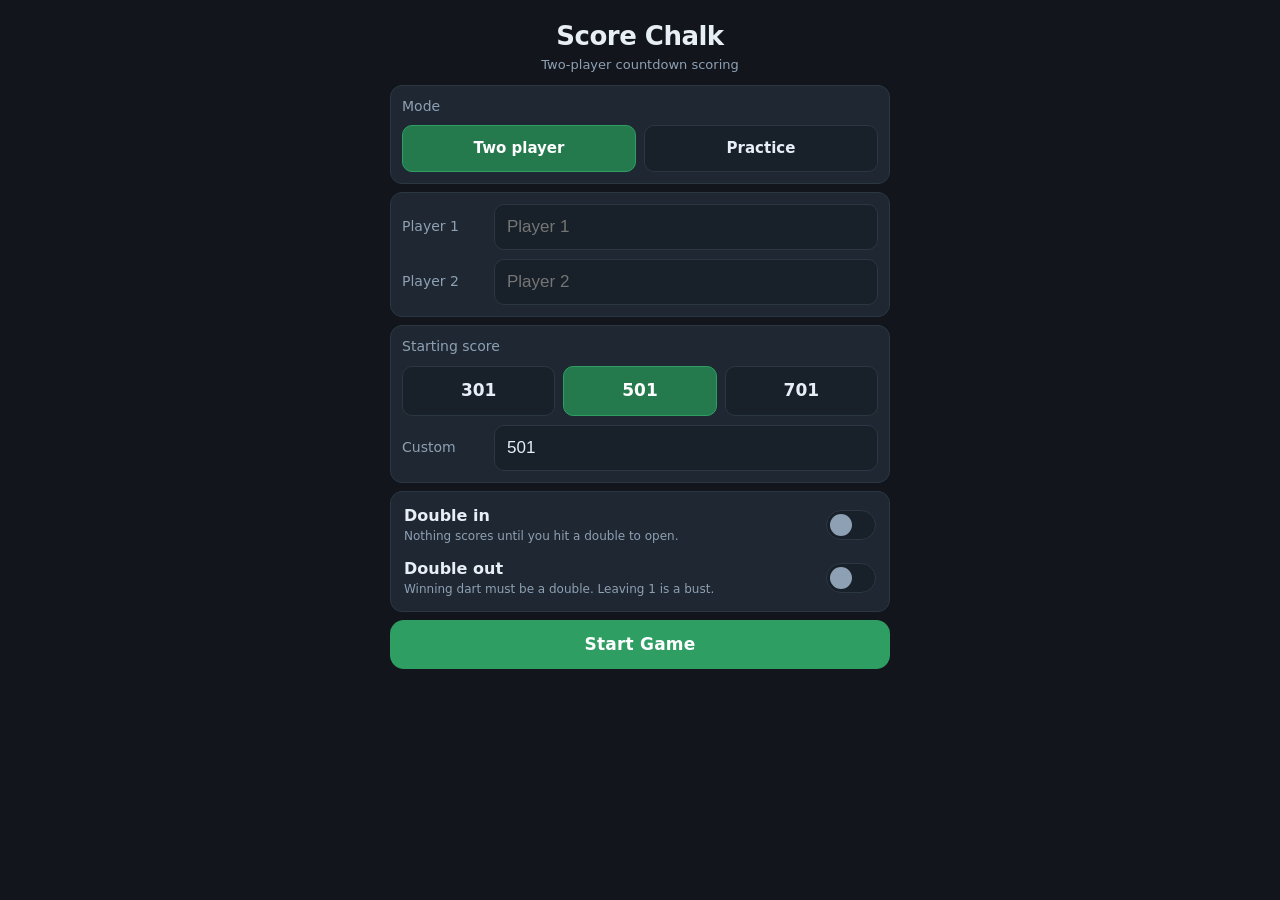
<file: index.html>
<!DOCTYPE html>
<html lang="en">
<head>
<meta charset="utf-8">
<meta name="viewport" content="width=device-width, initial-scale=1, viewport-fit=cover, maximum-scale=1, user-scalable=no">
<meta name="theme-color" content="#12161c">
<meta name="apple-mobile-web-app-capable" content="yes">
<meta name="apple-mobile-web-app-status-bar-style" content="black-translucent">
<title>Score Chalk</title>
<link rel="icon" href="data:image/svg+xml,<svg xmlns='http://www.w3.org/2000/svg' viewBox='0 0 32 32'><circle cx='16' cy='16' r='15' fill='%23182029'/><circle cx='16' cy='16' r='11' fill='%232e7d4f'/><circle cx='16' cy='16' r='7' fill='%23182029'/><circle cx='16' cy='16' r='3.5' fill='%23c0392b'/></svg>">
<!-- ?v= must be bumped whenever style.css or app.js changes. GitHub Pages
     caches each file for 10 minutes independently, so without this a new
     index.html can load against a stale app.js and misbehave. -->
<link rel="stylesheet" href="style.css?v=13">
</head>
<body>

<!-- ============ SETUP ============ -->
<section id="setup" class="screen">
  <header class="brand">
    <h1>Score Chalk</h1>
    <p>Two-player countdown scoring</p>
  </header>

  <div class="card">
    <span class="field-label">Mode</span>
    <!-- class is deliberately NOT .preset: the score presets below are swept
         by class, and these must never be caught by that -->
    <div class="preset-row" id="modeRow">
      <button class="seg is-on" data-players="2">Two player</button>
      <button class="seg" data-players="1">Practice</button>
    </div>
  </div>

  <div class="card">
    <label class="field">
      <span id="label1">Player 1</span>
      <input id="name1" type="text" placeholder="Player 1" autocomplete="off" maxlength="14">
    </label>
    <label class="field" id="field2">
      <span>Player 2</span>
      <input id="name2" type="text" placeholder="Player 2" autocomplete="off" maxlength="14">
    </label>
  </div>

  <div class="card">
    <span class="field-label">Starting score</span>
    <div class="preset-row" id="presets">
      <button class="preset" data-score="301">301</button>
      <button class="preset is-on" data-score="501">501</button>
      <button class="preset" data-score="701">701</button>
    </div>
    <label class="field">
      <span>Custom</span>
      <input id="startScore" type="number" inputmode="numeric" value="501" min="2" max="9999">
    </label>
  </div>

  <div class="card">
    <button id="doubleIn" class="toggle" role="switch" aria-checked="false">
      <span class="tg-label">
        <b>Double in</b>
        <small>Nothing scores until you hit a double to open.</small>
      </span>
      <span class="tg-switch"></span>
    </button>
    <button id="doubleOut" class="toggle" role="switch" aria-checked="false">
      <span class="tg-label">
        <b>Double out</b>
        <small>Winning dart must be a double. Leaving 1 is a bust.</small>
      </span>
      <span class="tg-switch"></span>
    </button>
  </div>

  <button id="startBtn" class="primary big">Start Game</button>
  <button id="resumeBtn" class="ghost hidden">Resume saved game</button>
</section>

<!-- ============ GAME ============ -->
<section id="game" class="screen hidden">

  <header class="brand compact">
    <h1>Score Chalk</h1>
  </header>

  <div id="badges" class="badges hidden">
    <span id="bIn" class="badge hidden">Double in</span>
    <span id="bOut" class="badge hidden">Double out</span>
  </div>

  <div class="scoreboard" id="scoreboard">
    <button class="player" id="p0">
      <span class="pname"></span>
      <span class="pscore"><b class="pnum"></b><i class="ppend"></i></span>
      <span class="pmeta"></span>
    </button>
    <button class="player" id="p1">
      <span class="pname"></span>
      <span class="pscore"><b class="pnum"></b><i class="ppend"></i></span>
      <span class="pmeta"></span>
    </button>
  </div>

  <div class="turnbar">
    <div class="darts" id="dartSlots"></div>
    <div class="turntotal"><span id="turnTotal">0</span><small>this turn</small></div>
  </div>

  <div id="checkout" class="checkout"></div>

  <!-- Darts entry -->
  <div id="dartsPad" class="pad">
    <!-- multipliers sit beside the grid, not above it: a full-width row of
         them costs vertical space the submit button needs -->
    <div class="entry">
      <div class="mult-col" id="mults">
        <button class="mult is-on" data-m="1">Single</button>
        <button class="mult" data-m="2">Double</button>
        <button class="mult" data-m="3">Triple</button>
      </div>
      <div class="numgrid" id="numgrid"></div>
    </div>
    <div class="special-row">
      <button class="key special" data-bull="25">Bull 25</button>
      <button class="key special" data-miss="1">Miss</button>
      <button class="key special" id="undoDart">Undo dart</button>
    </div>
  </div>

  <div class="actions">
    <button id="submitBtn" class="primary big">Submit turn</button>
    <div class="mini-row">
      <button id="undoTurn" class="ghost">Undo turn</button>
      <button id="bustBtn" class="ghost bust-btn">Bust</button>
      <button id="quitBtn" class="ghost">New game</button>
    </div>
  </div>

  <p id="msg" class="msg"></p>
</section>

<!-- ============ CONFIRM ============ -->
<div id="confirmOverlay" class="overlay confirm hidden">
  <div class="win-card">
    <h2>Are you sure?</h2>
    <p id="confirmText"></p>
    <button id="confirmYes" class="danger big">Yes</button>
    <button id="confirmNo" class="ghost">Cancel</button>
  </div>
</div>

<!-- ============ WIN ============ -->
<div id="winOverlay" class="overlay hidden">
  <div class="win-card">
    <div class="trophy">🎯</div>
    <h2 id="winName"></h2>
    <p id="winStats"></p>
    <button id="rematchBtn" class="primary big">Rematch</button>
    <button id="newBtn" class="ghost">New setup</button>
  </div>
</div>

<script src="app.js?v=13"></script>
</body>
</html>
</file>
<file: style.css>
:root{
  --bg:#12161c;
  --bg2:#182029;
  --card:#1e2732;
  --line:#2b3743;
  --txt:#e8eef5;
  --dim:#8ea0b3;
  --green:#2e9e63;
  --green-d:#247a4d;
  --red:#c0392b;
  --gold:#e0b341;
  --pad: env(safe-area-inset-bottom, 0px);
}

*{box-sizing:border-box;margin:0;padding:0;-webkit-tap-highlight-color:transparent}

html,body{height:100%}

body{
  background:var(--bg);
  color:var(--txt);
  font:16px/1.4 -apple-system,BlinkMacSystemFont,"Segoe UI",Roboto,system-ui,sans-serif;
  overscroll-behavior:none;
  -webkit-user-select:none;
  user-select:none;
}

button{font:inherit;color:inherit;background:none;border:none;cursor:pointer;touch-action:manipulation}

.hidden{display:none !important}

.screen{
  max-width:520px;
  margin:0 auto;
  padding:10px 10px calc(10px + var(--pad));
  display:flex;
  flex-direction:column;
  gap:8px;
  min-height:100%;
}

/* ---------- Setup ---------- */
.brand{text-align:center;padding:8px 0 2px}
.brand h1{font-size:26px;letter-spacing:-.5px}
.brand p{color:var(--dim);font-size:13px;margin-top:2px}

/* The game screen is vertically tight — scoreboard, pad and submit button all
   have to share one screen — so its wordmark is a small quiet line, not a
   second full-size heading. */
.brand.compact{padding:0}
.brand.compact h1{
  font-size:13px;font-weight:700;letter-spacing:1.6px;
  text-transform:uppercase;color:var(--dim);
}

.card{
  background:var(--card);
  border:1px solid var(--line);
  border-radius:12px;
  padding:11px;
  display:flex;
  flex-direction:column;
  gap:9px;
}

.field{display:flex;align-items:center;gap:12px}
.field>span{width:80px;flex:none;color:var(--dim);font-size:14px}
.field-label{color:var(--dim);font-size:14px}

input{
  flex:1;
  min-width:0;
  background:var(--bg2);
  border:1px solid var(--line);
  border-radius:10px;
  color:var(--txt);
  padding:12px;
  font-size:17px;
  -webkit-user-select:text;
  user-select:text;
}
input:focus{outline:none;border-color:var(--green)}
input[type=number]{-moz-appearance:textfield}
input::-webkit-outer-spin-button,input::-webkit-inner-spin-button{-webkit-appearance:none;margin:0}

.preset-row{display:flex;gap:8px}
.preset,.seg{
  flex:1;padding:12px 0;border-radius:10px;
  background:var(--bg2);border:1px solid var(--line);
  font-weight:600;font-size:17px;
}
.seg{font-size:15px}
.preset.is-on,.seg.is-on{background:var(--green-d);border-color:var(--green);color:#fff}

/* switch row */
.toggle{display:flex;align-items:center;gap:12px;width:100%;text-align:left;padding:2px}
.tg-label{flex:1;display:flex;flex-direction:column;gap:2px}
.tg-label b{font-size:16px;font-weight:600}
.tg-label small{color:var(--dim);font-size:12px;line-height:1.3}
.tg-switch{
  flex:none;width:50px;height:30px;border-radius:15px;
  background:var(--bg2);border:1px solid var(--line);
  position:relative;transition:background .15s,border-color .15s;
}
.tg-switch::after{
  content:'';position:absolute;top:3px;left:3px;
  width:22px;height:22px;border-radius:50%;background:var(--dim);
  transition:transform .15s,background .15s;
}
.toggle.is-on .tg-switch{background:var(--green-d);border-color:var(--green)}
.toggle.is-on .tg-switch::after{transform:translateX(20px);background:#fff}

/* rule reminders on the game screen */
.badges{display:flex;gap:6px;justify-content:center;flex-wrap:wrap}
.badge{
  font-size:10px;font-weight:700;letter-spacing:.6px;
  text-transform:uppercase;color:var(--gold);
  border:1px solid #4a3c18;background:#241f11;
  padding:2px 9px;border-radius:999px;
}
.badge.alert{
  color:#fff;background:var(--red);border-color:var(--red);
}

.primary{
  background:var(--green);color:#fff;border-radius:14px;
  font-weight:700;letter-spacing:.2px;
}
.primary:active{background:var(--green-d)}
.big{padding:13px;font-size:17px;width:100%}

.danger{
  background:var(--red);color:#fff;border-radius:14px;
  font-weight:700;letter-spacing:.2px;
}
.danger:active{background:#962d21}

.ghost{
  color:var(--dim);border:1px solid var(--line);
  border-radius:11px;padding:9px;width:100%;font-size:14px;
}
.ghost:active{background:var(--card)}

/* ---------- Scoreboard ---------- */
.scoreboard{display:grid;grid-template-columns:1fr 1fr;gap:8px}
.scoreboard.solo{grid-template-columns:1fr}
.scoreboard.solo .pscore{font-size:42px}

.player{
  background:var(--card);
  border:2px solid var(--line);
  border-radius:12px;
  padding:5px 6px 4px;
  display:flex;flex-direction:column;align-items:center;gap:0;
  transition:border-color .15s,background .15s;
}
.player.active{border-color:var(--green);background:#1c2b23}
.pname{
  font-size:12px;color:var(--dim);font-weight:600;line-height:1.25;
  max-width:100%;overflow:hidden;text-overflow:ellipsis;white-space:nowrap;
}
.player.active .pname{color:var(--green)}
.pscore{
  display:flex;align-items:baseline;justify-content:center;gap:5px;
  font-size:34px;font-weight:800;line-height:1.1;font-variant-numeric:tabular-nums;
}
/* projected score for the turn in progress */
.ppend{
  display:none;font-style:normal;font-size:17px;font-weight:700;
  color:var(--gold);white-space:nowrap;
}
.player.pending .ppend{display:inline}
.ppend.bust{color:var(--red);font-size:13px}
.ppend.checkout{color:var(--green)}

.pmeta{font-size:10px;color:var(--dim);min-height:12px;line-height:1.2}

/* ---------- Turn bar ---------- */
.turnbar{
  display:flex;align-items:center;gap:8px;
  background:var(--card);border:1px solid var(--line);
  border-radius:12px;padding:6px;
}
.darts{display:flex;gap:5px;flex:1}
.slot{
  flex:1;text-align:center;padding:6px 2px;
  background:var(--bg2);border:1px dashed var(--line);border-radius:9px;
  font-size:15px;font-weight:700;color:var(--dim);
}
.slot.filled{border-style:solid;border-color:var(--green);color:var(--txt)}
/* a dart thrown before the double-in landed — shown, but scores nothing */
.slot.void{border-color:var(--line);color:var(--dim);text-decoration:line-through}
.turntotal{
  text-align:center;min-width:56px;
  border-left:1px solid var(--line);padding-left:8px;
}
.turntotal span{display:block;font-size:20px;font-weight:800;line-height:1.1;font-variant-numeric:tabular-nums}
.turntotal small{color:var(--dim);font-size:9px}

/* ---------- Checkout suggestion ---------- */
.checkout{
  position:relative;
  display:flex;align-items:center;justify-content:center;gap:8px;
  min-height:34px;padding:4px 38px;
  border:1px solid var(--line);border-radius:11px;background:var(--card);
}
/* Absolutely positioned, so the darts stay centred and do not jump sideways
   when the back arrow appears after the first page over. The generous top/
   bottom stretch is tap area — the box itself is too short to give it. */
.co-arrow{
  position:absolute;top:3px;bottom:3px;width:34px;
  display:flex;align-items:center;justify-content:center;
  color:var(--dim);
  border:1px solid var(--line);border-radius:8px;background:var(--bg2);
}
/* block kills the inline baseline gap; pointer-events keeps the click target
   the button itself, so the delegated handler never sees a <path> */
.co-arrow svg{display:block;pointer-events:none}
.co-arrow.prev{left:3px}
.co-arrow.next{right:3px}
.co-arrow:active{background:var(--line);color:var(--txt)}
.co-label{font-size:10px;font-weight:700;letter-spacing:.7px;text-transform:uppercase;color:var(--dim)}
.co-darts{display:flex;gap:6px;flex-wrap:wrap;justify-content:center}
.co-darts b{
  font-size:16px;font-weight:800;letter-spacing:.3px;
  color:#0f1a13;background:var(--green);
  padding:3px 9px;border-radius:7px;
}
.co-none{font-size:12px;color:var(--dim)}
.co-hint{font-size:11px;color:var(--dim)}
.checkout.empty{opacity:.35}
/* the hint has to stay readable, so it opts out of the dimming above */
.checkout.empty.hint{opacity:.7}

/* ---------- Pads ---------- */
.pad{display:flex;flex-direction:column;gap:6px}

/* multiplier column + number grid, side by side */
.entry{display:flex;gap:6px;align-items:stretch}
.mult-col{display:flex;flex-direction:column;gap:6px;flex:0 0 76px}
.mult{
  flex:1;padding:0;border-radius:11px;font-weight:700;font-size:13px;
  background:var(--bg2);border:1px solid var(--line);color:var(--dim);
}
.mult.is-on{background:var(--red);border-color:var(--red);color:#fff}
.mult[data-m="1"].is-on{background:var(--green-d);border-color:var(--green);color:#fff}

.numgrid{flex:1;display:grid;grid-template-columns:repeat(5,1fr);gap:6px}

.key{
  background:var(--card);border:1px solid var(--line);border-radius:11px;
  padding:14px 0;font-size:17px;font-weight:700;text-align:center;
  font-variant-numeric:tabular-nums;
}
.key:active{background:var(--green-d);border-color:var(--green)}

.special-row{display:grid;grid-template-columns:1fr 1fr 1fr;gap:6px}
/* Bull is a real scoring key, so keep this row close to a 44px target */
.special{font-size:13px;font-weight:600;padding:14px 0;color:var(--dim)}

/* ---------- Actions ---------- */
/* the wide gap is deliberate: Submit is tapped constantly and Bust / New game
   are destructive, so they get real separation rather than a 6px neighbour */
.actions{margin-top:auto;display:flex;flex-direction:column;gap:26px;padding-top:2px}
.mini-row{display:grid;grid-template-columns:1fr 1fr 1fr;gap:6px}

/* voids the turn — a play action, so it reads apart from the two neutral ones */
.bust-btn{color:#e2857a;border-color:#5a302a;font-weight:600}
.bust-btn:active{background:#2a1a17;border-color:var(--red)}

.msg{
  text-align:center;font-size:13px;font-weight:600;color:var(--gold);
  min-height:16px;line-height:1.2;
}

/* ---------- Win overlay ---------- */
.overlay{
  position:fixed;inset:0;background:#0b0e12ee;
  display:flex;align-items:center;justify-content:center;padding:24px;z-index:10;
}
.win-card{
  background:var(--card);border:1px solid var(--line);border-radius:18px;
  padding:28px 22px;text-align:center;width:100%;max-width:360px;
  display:flex;flex-direction:column;gap:12px;
}
.trophy{font-size:52px}
.win-card h2{font-size:26px;color:var(--gold)}
.win-card p{color:var(--dim);font-size:14px}

/* confirmation sits above the win overlay, and reads as a warning */
.overlay.confirm{z-index:20}
.overlay.confirm h2{color:var(--txt);font-size:22px}
.overlay.confirm p{font-size:15px;line-height:1.45}

/* very short viewports: give up a little more */
@media (max-height:600px){
  .pscore{font-size:28px}
  .scoreboard.solo .pscore{font-size:34px}
  .key{padding:8px 0;font-size:16px}
  .checkout{min-height:30px}
  .big{padding:11px;font-size:16px}
  .brand{padding:2px 0 0}
  .brand.compact h1{font-size:11px}
}
</file>
